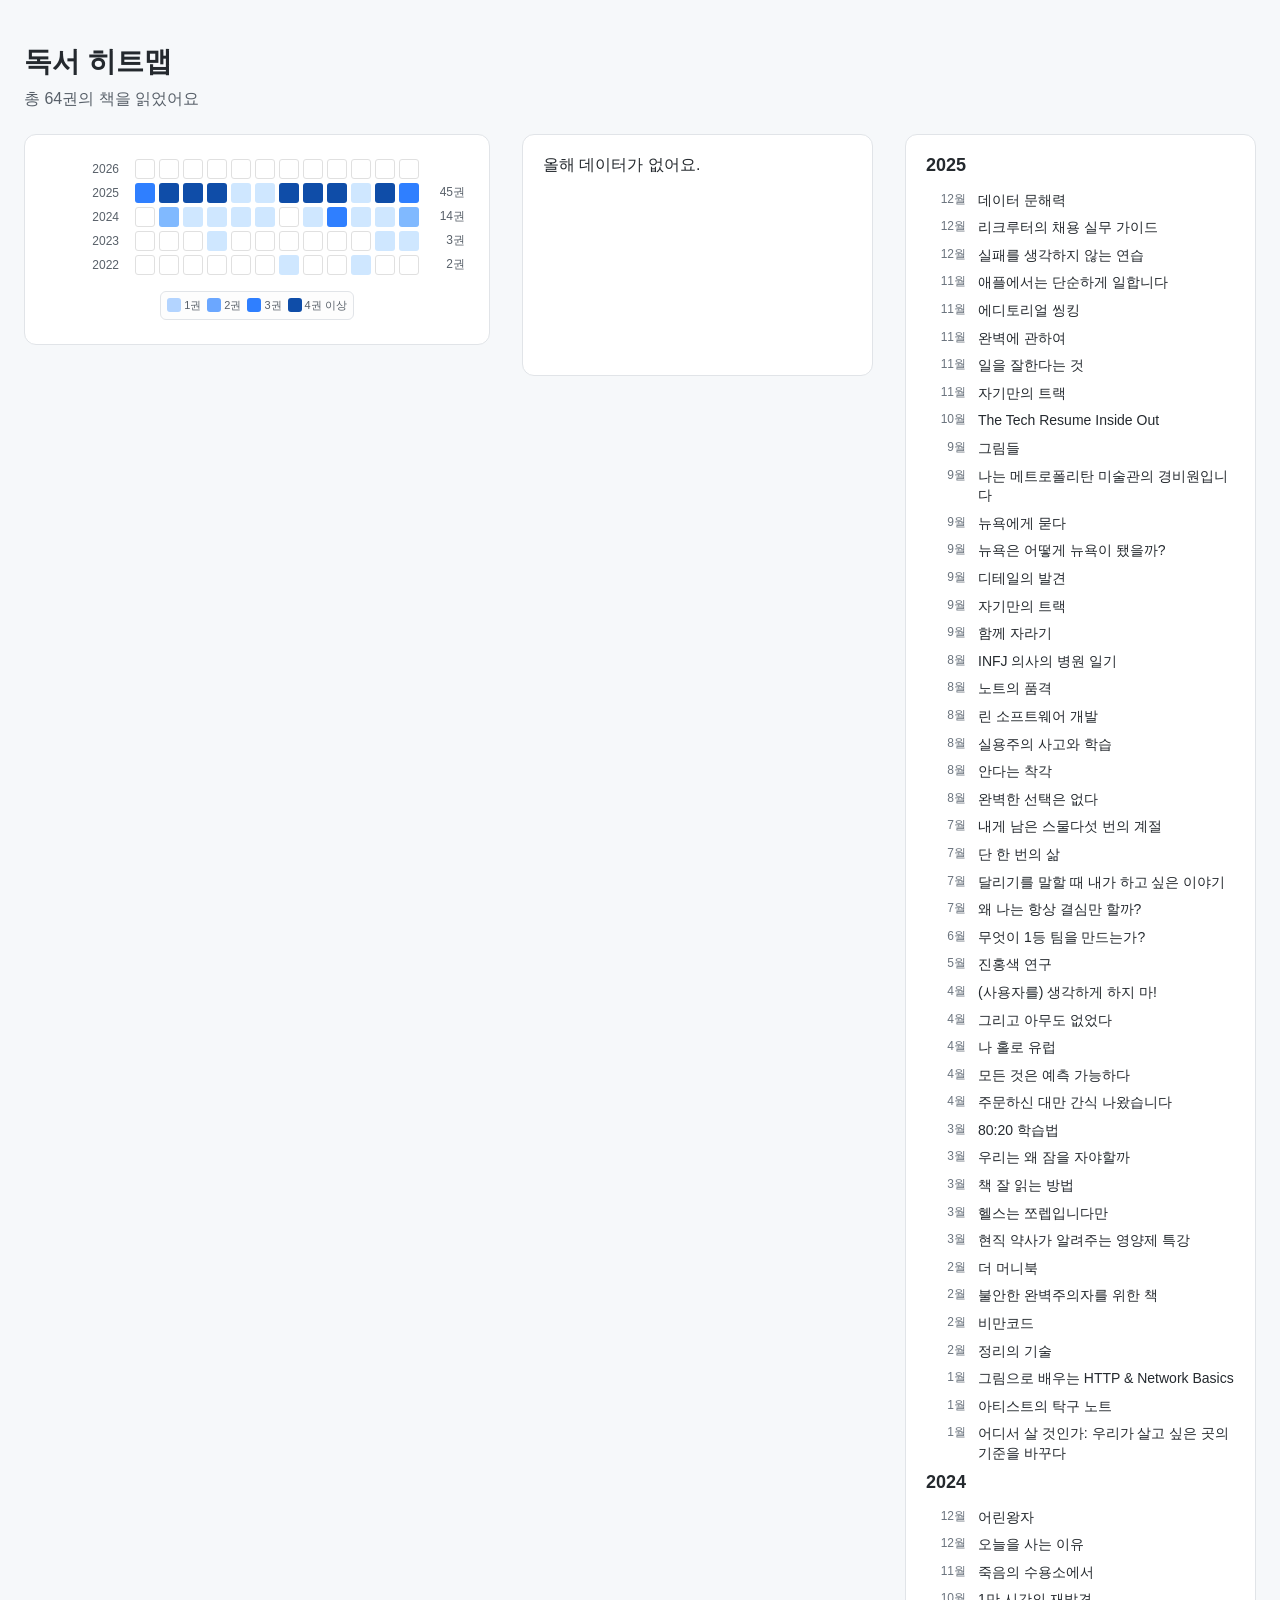
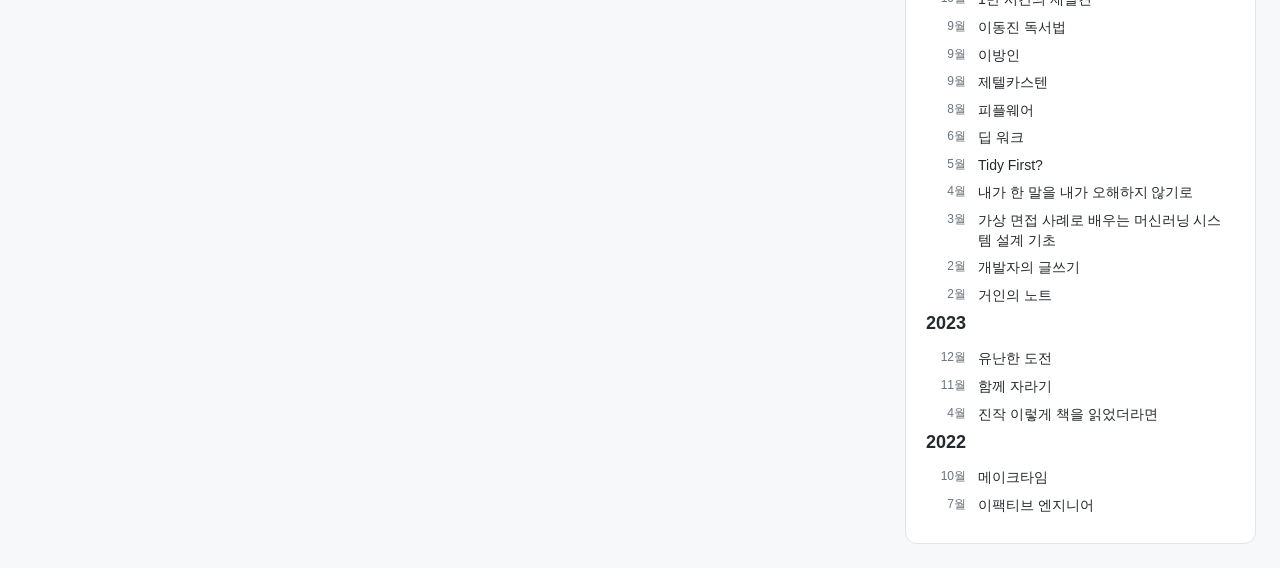
<file: reading-heatmap.html>
<!DOCTYPE html>
<html lang="ko">
<head>
    <meta charset="UTF-8">
    <meta name="viewport" content="width=device-width, initial-scale=1.0">
    <title>독서 히트맵</title>
    <link rel="stylesheet" href="reading-heatmap.css">
</head>
<body>
    <main>
        <h1>독서 히트맵</h1>
        <p id="total-books">데이터를 불러오는 중...</p>
        <div class="reading-layout">
            <div class="heatmap-column">
                <div id="reading-heatmap"></div>
                <div id="heatmap-legend"></div>
            </div>
            <section class="books-column" id="current-books"></section>
            <section class="books-column" id="past-books"></section>
        </div>
    </main>

    <script src="reading-heatmap.js" defer></script>
</body>
</html>
</file>
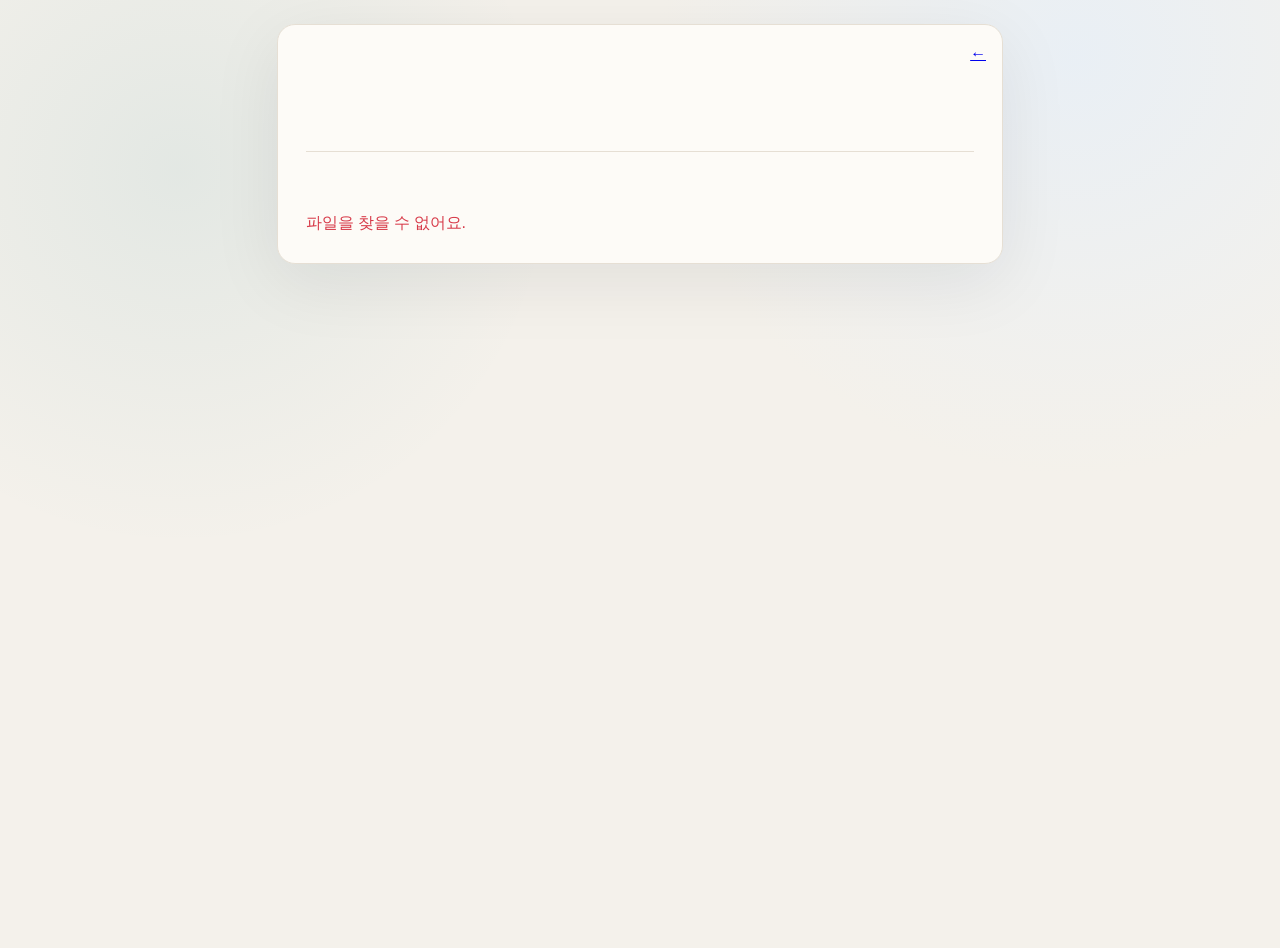
<file: review.html>
<!DOCTYPE html>
<html lang="ko">

<head>
    <meta charset="UTF-8">
    <meta name="viewport" content="width=device-width, initial-scale=1.0">
    <title>Review</title>
    <link rel="stylesheet" href="src/style.css">
</head>

<body class="review-page">
    <main class="review-container">
        <div class="review-topbar">
            <a class="review-back-button" href="index.html" aria-label="목록으로 돌아가기">←</a>
        </div>
        <article id="review-article" class="review-article">
            <div class="review-header">
                <h1 id="review-title"></h1>
                <p class="review-meta" id="review-meta"></p>
            </div>
            <hr class="review-divider">
            <div id="review-content" class="review-content"></div>
            <div class="review-footer">
                <span class="review-date" id="review-date"></span>
            </div>
        </article>
        <div id="review-error" class="review-error" aria-live="polite"></div>
    </main>

    <script src="src/review-page.js" defer></script>
</body>

</html>
</file>
<file: reading-heatmap.css>
:root {
    color-scheme: light dark;
}

body {
    margin: 0;
    padding: 24px;
    font-family: -apple-system, BlinkMacSystemFont, "Segoe UI", Helvetica, Arial, sans-serif;
    background: #f6f8fa;
    color: #24292e;
}

h1 {
    margin-bottom: 8px;
    font-size: 28px;
}

p#total-books {
    margin-top: 0;
    margin-bottom: 24px;
    color: #586069;
}

#reading-heatmap {
    border: 1px solid #e1e4e8;
    border-radius: 12px;
    padding: 24px;
    background: #fff;
    display: flex;
    flex-direction: column;
    align-items: center;
    margin-bottom: 12px;
}

.reading-layout {
    display: flex;
    gap: 32px;
    flex-wrap: wrap;
    align-items: flex-start;
}

.heatmap-column {
    flex: 1 1 420px;
    max-width: 520px;
    display: flex;
    flex-direction: column;
    align-items: center;
    gap: 12px;
}

.heatmap-grid {
    display: flex;
    flex-direction: column;
    gap: 12px;
    align-items: center;
}

.heatmap-body {
    display: flex;
    flex-direction: column;
    gap: 4px;
    align-items: center;
}

.heatmap-row {
    display: flex;
    gap: 4px;
    align-items: center;
    justify-content: center;
}

.heatmap-row .year-label {
    width: 70px;
    font-size: 12px;
    color: #586069;
    text-align: right;
    font-weight: 500;
    margin-right: 12px;
}

.heatmap-cell {
    width: 20px;
    height: 20px;
    border-radius: 3px;
    background: #ffffff;
    border: 1px solid #e0e0e0;
    transition: transform 0.15s ease;
    position: relative;
    box-sizing: border-box;
}

.heatmap-cell.level-1 { background: #cfe7ff; border-color: transparent; }
.heatmap-cell.level-2 { background: #80b9ff; border-color: transparent; }
.heatmap-cell.level-3 { background: #2f7fff; border-color: transparent; }
.heatmap-cell.level-4 { background: #0f4da8; border-color: transparent; }

.heatmap-cell:hover {
    transform: translateY(-2px);
}

.year-total {
    width: 36px;
    color: #586069;
    text-align: right;
    font-size: 12px;
    margin-left: 6px;
}

.heatmap-legend {
    display: flex;
    justify-content: center;
    gap: 6px;
    align-items: center;
    font-size: 11px;
    color: #586069;
}

.heatmap-legend-wrapper {
    display: inline-flex;
    justify-content: center;
    padding: 6px 6px;
    border: 1px solid #e1e4e8;
    border-radius: 6px;
    background: #fdfdfd;
    margin-top: 16px;
    align-self: center;
}

.heatmap-legend-item {
    display: flex;
    gap: 3px;
    align-items: center;
}

.heatmap-legend-square {
    width: 14px;
    height: 14px;
    border-radius: 3px;
    background: #e3efff;
}

.heatmap-legend-square.level-1 { background: #b3d4ff; }
.heatmap-legend-square.level-2 { background: #6ba7ff; }
.heatmap-legend-square.level-3 { background: #2f7fff; }
.heatmap-legend-square.level-4 { background: #0f4da8; }

.books-column {
    flex: 1 1 280px;
    min-width: 240px;
    background: #fff;
    border: 1px solid #e1e4e8;
    border-radius: 12px;
    padding: 20px;
    min-height: 200px;
}

.books-column h2 {
    margin-top: 0;
    font-size: 18px;
}

.books-column ul {
    list-style: none;
    padding: 0;
    margin: 0;
}

.books-column li {
    font-size: 14px;
    margin-bottom: 8px;
    line-height: 1.4;
    display: flex;
    gap: 12px;
}

.books-column li span.month {
    min-width: 40px;
    color: #6a737d;
    font-size: 12px;
    text-align: right;
}

.book-tooltip {
    position: fixed;
    background: #24292e;
    color: white;
    padding: 12px;
    border-radius: 6px;
    font-size: 12px;
    max-width: 240px;
    box-shadow: 0 4px 12px rgba(0,0,0,0.15);
    z-index: 1000;
}

.book-tooltip .tooltip-header {
    font-weight: 600;
    margin-bottom: 8px;
}

.book-tooltip .tooltip-book {
    margin: 4px 0;
}

@media (max-width: 768px) {
    body {
        padding: 16px;
    }

    .reading-layout {
        flex-direction: column;
    }

    .heatmap-column,
    .books-column {
        max-width: none;
        width: 100%;
    }

    .heatmap-cell {
        width: 16px;
        height: 16px;
    }
}
</file>
<file: src/style.css>
:root {
    color-scheme: light dark;
    /* PC 홈 레이아웃(360px x 2 + 6px gap)과 동일한 폭을 맞추기 위한 기준 */
    --content-max-width: 726px;
    --bg: #f4f1eb;
    --bg-strong: #e8eff6;
    --text: #1f252f;
    --muted: #5b6472;
    --soft: #8b94a4;
    --card: #fdfbf7;
    --card-border: #e6dfd4;
    --card-shadow: 0 18px 70px rgba(17, 23, 41, 0.08);
    --control-bg: #f4f6f8;
    --control-border: #dfe3ea;
    --accent: #1b7c8c;
    --accent-strong: #0f5f6c;
    --accent-rgb: 27, 124, 140;
    --pill-bg: #ecf6f7;
    --highlight: #fff3bf;
    --toc-width: 260px;
    --toc-gap: 26px;
}

body {
    margin: 0;
    padding: 28px 24px;
    font-family: "Pretendard", "Inter", -apple-system, BlinkMacSystemFont, "Segoe UI", Helvetica, Arial, sans-serif;
    background:
        radial-gradient(circle at 14% 18%, rgba(var(--accent-rgb), 0.08), transparent 28%),
        radial-gradient(circle at 84% 6%, rgba(232, 239, 246, 0.9), transparent 30%),
        var(--bg);
    color: var(--text);
    line-height: 1.6;
    letter-spacing: -0.01em;
    min-height: 100vh;
}

body.dark-mode {
    --bg: #0c1118;
    --bg-strong: #0f1724;
    --text: #e7edf5;
    --muted: #9aa5b5;
    --soft: #6c7688;
    --card: #0f1720;
    --card-border: #1d2634;
    --card-shadow: 0 24px 70px rgba(0, 0, 0, 0.42);
    --control-bg: #152234;
    --control-border: #2b3a4d;
    --accent: #6dd6c0;
    --accent-strong: #4bb39e;
    --accent-rgb: 109, 214, 192;
    --pill-bg: #0f242b;
    --highlight: #3c3a21;
    color-scheme: dark;
}

.control-button {
    border: 1px solid var(--control-border);
    background: var(--control-bg);
    color: var(--text);
    width: 42px;
    height: 42px;
    padding: 0;
    border-radius: 14px;
    font-size: 17px;
    font-weight: 700;
    line-height: 1;
    box-sizing: border-box;
    cursor: pointer;
    display: flex;
    align-items: center;
    justify-content: center;
    box-shadow: 0 6px 14px rgba(17, 23, 41, 0.06);
    backdrop-filter: blur(6px);
    transition: background 0.2s ease, color 0.2s ease, border-color 0.2s ease, transform 0.2s ease, box-shadow 0.25s ease;
}

.control-button:hover {
    background: var(--card);
    transform: translateY(-2px);
    box-shadow: 0 8px 18px rgba(17, 23, 41, 0.08);
}

.control-button[aria-pressed="true"] {
    background: var(--control-bg);
    color: var(--text);
    border-color: var(--control-border);
    box-shadow: 0 6px 14px rgba(17, 23, 41, 0.06);
}

.reading-layout {
    display: flex;
    gap: 12px;
    flex-wrap: wrap;
    align-items: flex-start;
    justify-content: center;
}

.heatmap-wrapper,
.books-wrapper {
    flex: 1 1 360px;
    min-width: 360px;
    max-width: 360px;
    position: relative;
    display: flex;
    flex-direction: column;
    align-items: center;
    gap: 6px;
    width: 100%;
}

.books-and-links {
    display: flex;
    flex-direction: row;
    gap: 8px;
    align-items: flex-start;
    justify-content: flex-start;
    width: 100%;
}

.floating-controls {
    position: absolute;
    top: 22px;
    right: 14px;
    display: flex;
    gap: 10px;
    z-index: 5;
}

.floating-controls .control-button {
    box-shadow: 0 12px 32px rgba(17, 23, 41, 0.12);
}

.language-toggle {
    position: relative;
    width: 42px;
    height: 42px;
    padding: 0;
    border-radius: 14px;
    font-size: 11px;
    font-weight: 800;
    background: var(--control-bg);
    border: 1px solid var(--control-border);
    color: var(--text);
    box-shadow: 0 6px 14px rgba(17, 23, 41, 0.06);
    gap: 4px;
    box-sizing: border-box;
}

.language-toggle .language-label {
    font-size: 12px;
    color: var(--muted);
    pointer-events: none;
}

.language-toggle .language-flag {
    position: absolute;
    right: -6px;
    bottom: -6px;
    width: 16px;
    height: 16px;
    border-radius: 50%;
    border: 1px solid var(--control-border);
    background: #ffffff;
    display: inline-flex;
    align-items: center;
    justify-content: center;
    font-size: 12px;
    box-shadow: 0 2px 6px rgba(0, 0, 0, 0.15);
    pointer-events: none;
}

.language-toggle[aria-pressed="true"] {
    background: var(--control-bg);
    color: var(--text);
    border-color: var(--control-border);
    box-shadow: 0 6px 14px rgba(17, 23, 41, 0.06);
}

.language-toggle:hover {
    background: #ffffff;
    color: var(--text);
}

.column-card {
    min-width: 360px;
    max-width: 360px;
    width: 100%;
    background: var(--card);
    border: 1px solid var(--card-border);
    border-radius: 16px;
    padding: 22px;
    box-sizing: border-box;
    box-shadow: var(--card-shadow);
    backdrop-filter: saturate(108%) blur(8px);
}

.heatmap-column {
    display: flex;
    flex-direction: column;
    align-items: center;
    height: 100%;
    padding-top: 12px;
}

#reading-heatmap {
    border-radius: 12px;
    display: flex;
    flex-direction: column;
    align-items: center;
    flex: 1;
    width: 100%;
}

.heatmap-header {
    width: 100%;
    text-align: center;
    min-height: 64px;
    display: flex;
    flex-direction: column;
    justify-content: center;
    gap: 2px;
}

.heatmap-title {
    margin: 0;
    font-size: 22px;
    font-weight: 600;
    color: var(--text);
    min-height: 24px;
    display: flex;
    align-items: center;
    justify-content: center;
}

.heatmap-summary {
    margin: 0;
    font-size: 14px;
    color: var(--muted);
    min-height: 20px;
    display: flex;
    align-items: center;
    justify-content: center;
}

.heatmap-hint {
    font-size: 11px;
    color: var(--accent-strong);
    background: var(--card);
    border: 1px solid rgba(var(--accent-rgb), 0.3);
    border-radius: 14px;
    padding: 6px 10px;
    display: inline-flex;
    align-items: center;
    justify-content: center;
    gap: 4px;
    margin-top: 6px;
    max-width: 160px;
    line-height: 1.3;
    box-shadow: 0 3px 10px rgba(0, 0, 0, 0.08);
    position: relative;
    align-self: center;
    transform: translateX(14px);
    overflow: visible;
    z-index: 2;
    margin-bottom: 10px;
    box-shadow: 0 12px 30px rgba(17, 23, 41, 0.12);
}

.heatmap-hint::after {
    content: '';
    position: absolute;
    left: 50%;
    bottom: -6px;
    width: 10px;
    height: 10px;
    background: var(--card);
    border: 1px solid rgba(var(--accent-rgb), 0.3);
    border-top-color: transparent;
    border-left-color: transparent;
    transform: translateX(-50%) rotate(45deg);
    clip-path: polygon(0 0, 100% 0, 100% 100%, 0 100%);
    box-shadow: none;
    z-index: 1;
}

.heatmap-empty {
    color: var(--soft);
    font-size: 14px;
    margin: 0;
    text-align: center;
}

.heatmap-grid {
    display: flex;
    flex-direction: column;
    gap: 8px;
    align-items: center;
}

.heatmap-body {
    display: flex;
    flex-direction: column;
    gap: 2px;
    align-items: center;
}

.heatmap-row {
    display: flex;
    gap: 2px;
    align-items: center;
    justify-content: center;
}

.heatmap-row .year-label {
    width: 24px;
    font-size: 12px;
    color: var(--muted);
    text-align: right;
    font-weight: 500;
    margin-right: 12px;
}

.heatmap-cell {
    width: 18px;
    height: 18px;
    border-radius: 3px;
    background: rgba(var(--accent-rgb), 0.05);
    border: 1px solid #e6dfd4;
    margin: 1px;
    padding: 2px;
    background-clip: content-box;
    transition: transform 0.15s ease;
    position: relative;
    box-sizing: border-box;
}

.heatmap-cell.level-1 {
    background: #c8ede5;
}

.heatmap-cell.level-2 {
    background: #92d7cb;
}

.heatmap-cell.level-3 {
    background: #5bb8a8;
}

.heatmap-cell.level-4 {
    background: #2f8c78;
}

.heatmap-cell:hover {
    transform: translateY(-2px);
}

.year-total {
    width: 24px;
    color: var(--muted);
    text-align: right;
    font-size: 12px;
    margin-left: 6px;
}

.heatmap-legend-wrapper {
    display: inline-flex;
    justify-content: center;
    padding: 6px 6px;
    border: 1px solid var(--card-border);
    border-radius: 6px;
    background: rgba(255, 255, 255, 0.6);
    box-shadow: 0 12px 30px rgba(17, 23, 41, 0.08);
    margin-top: 16px;
}

.heatmap-legend {
    display: flex;
    gap: 6px;
    align-items: center;
    font-size: 11px;
    color: var(--muted);
}

.heatmap-legend-item {
    display: flex;
    gap: 3px;
    align-items: center;
}

.heatmap-legend-square {
    width: 12px;
    height: 12px;
    border-radius: 3px;
    background: rgba(var(--accent-rgb), 0.06);
    border: 1px solid #e6dfd4;
    margin: 1px;
    padding: 1px;
    background-clip: content-box;
    box-sizing: border-box;
}

.heatmap-legend-square.level-1 {
    background: #c8ede5;
}

.heatmap-legend-square.level-2 {
    background: #92d7cb;
}

.heatmap-legend-square.level-3 {
    background: #5bb8a8;
}

.heatmap-legend-square.level-4 {
    background: #2f8c78;
}

.review-page {
    padding: 24px;
}

.review-shell {
    max-width: var(--content-max-width);
    margin: 0 auto;
    position: relative;
    width: 100%;
}

.review-container {
    max-width: var(--content-max-width);
    margin: 0 auto;
    background: var(--card);
    border: 1px solid var(--card-border);
    border-radius: 18px;
    padding: 96px 28px 28px;
    box-sizing: border-box;
    position: relative;
    box-shadow: var(--card-shadow);
    backdrop-filter: saturate(108%) blur(10px);
}

.review-toc {
    display: none;
    position: sticky;
    top: 110px;
    width: var(--toc-width);
    padding: 10px 0;
    color: var(--muted);
    font-size: 13px;
    line-height: 1.5;
    align-self: flex-start;
}

.review-toc.is-empty {
    display: none;
}

.review-toc .toc-title {
    margin: 0 0 8px;
    font-size: 14px;
    font-weight: 700;
    color: var(--text);
    letter-spacing: -0.01em;
}

.review-toc .toc-list {
    list-style: none;
    padding: 0;
    margin: 0;
}

.review-toc li {
    margin: 2px 0;
}

.review-toc .toc-link {
    display: block;
    padding: 6px 10px;
    color: inherit;
    text-decoration: none;
    border-radius: 10px;
    transition: background 0.2s ease, color 0.2s ease, transform 0.2s ease;
}

.review-toc .toc-link:hover {
    background: rgba(var(--accent-rgb), 0.07);
    color: var(--text);
    transform: translateX(2px);
}

.review-toc .depth-1 {
    padding-left: 0;
    font-weight: 600;
    color: var(--text);
}

.review-toc .depth-2 {
    padding-left: 14px;
    font-size: 12px;
}

.review-toc .depth-3 {
    padding-left: 24px;
    font-size: 12px;
    color: var(--soft);
}

.review-toc .toc-actions {
    display: flex;
    gap: 8px;
    margin-top: 12px;
    justify-content: flex-start;
}

.review-toc .toc-action {
    flex: 0 0 38px;
    width: 38px;
    height: 38px;
    border: 1px solid transparent;
    background: rgba(var(--accent-rgb), 0.05);
    color: var(--muted);
    border-radius: 50%;
    padding: 0;
    font-size: 14px;
    font-weight: 800;
    cursor: pointer;
    display: flex;
    align-items: center;
    justify-content: center;
    transition: background 0.2s ease, color 0.2s ease, border-color 0.2s ease;
    box-shadow: none;
}

.review-toc .toc-action:hover {
    background: rgba(var(--accent-rgb), 0.08);
    color: var(--accent-strong);
    border-color: rgba(var(--accent-rgb), 0.24);
    transform: translateY(-1px);
}

.review-toc .toc-action:active {
    background: rgba(var(--accent-rgb), 0.12);
    transform: translateY(0);
}

.review-nav-buttons,
.reviews-nav-buttons {
    display: flex;
    gap: 10px;
    justify-content: flex-start;
    align-items: center;
}

.nav-button {
    width: 42px;
    height: 42px;
    border-radius: 14px;
    border: 1px solid var(--control-border);
    display: inline-flex;
    align-items: center;
    justify-content: center;
    color: var(--text);
    text-decoration: none;
    box-shadow: 0 6px 14px rgba(17, 23, 41, 0.06);
    transition: background 0.2s ease, color 0.2s ease, border-color 0.2s ease, box-shadow 0.2s ease, transform 0.2s ease;
    background: var(--control-bg);
    padding: 0;
    font-size: 18px;
    line-height: 1;
    box-sizing: border-box;
}

.nav-button svg {
    display: block;
}

.nav-button:hover {
    background: var(--card);
    color: var(--accent-strong);
    box-shadow: 0 8px 18px rgba(17, 23, 41, 0.08);
    transform: translateY(-2px);
}

@media (hover: none) {

    .control-button:hover,
    .nav-button:hover,
    .language-toggle:hover {
        transform: none;
        box-shadow: 0 6px 14px rgba(17, 23, 41, 0.06);
        background: var(--control-bg);
        color: var(--text);
    }
}

.nav-button:active {
    transform: none;
}

@media (min-width: 1040px) {
    .review-shell {
        max-width: var(--content-max-width);
        margin: 0 auto;
        display: block;
        transform: none;
    }

    .review-container {
        margin: 0 auto;
        width: 100%;
    }

    .review-toc {
        display: block;
        position: fixed;
        top: 110px;
        left: calc(50% + (var(--content-max-width) / 2) + var(--toc-gap));
    }

    .review-toc.is-empty {
        display: none;
    }
}

.review-header {
    text-align: center;
}

.review-header h1 {
    margin: 8px 0 12px;
    font-size: 32px;
    color: var(--text);
    letter-spacing: -0.01em;
}

.review-date {
    margin: 0;
    color: var(--muted);
    font-size: 14px;
    display: inline-flex;
    align-items: center;
    justify-content: center;
    font-weight: 500;
}

.review-header .review-meta {
    margin: 0 0 18px;
    color: var(--muted);
    font-size: 16px;
    text-align: center;
    display: flex;
    justify-content: center;
    gap: 8px;
    flex-wrap: wrap;
}

.review-content h1,
.review-content h2,
.review-content h3,
.review-content h4,
.review-content h5,
.review-content h6 {
    margin: 20px 0 8px;
    line-height: 1.3;
    color: var(--text);
}

.review-content h1 {
    font-size: 24px;
}

.review-content h2 {
    font-size: 20px;
}

.review-content h3 {
    font-size: 18px;
}

.review-content h4 {
    font-size: 16px;
}

.review-content h5,
.review-content h6 {
    font-size: 15px;
}

.review-content p {
    line-height: 1.6;
    margin: 8px 0;
    color: var(--text);
}

.review-content blockquote {
    margin: 12px 0;
    padding: 12px 14px;
    border: 1px solid var(--card-border);
    background: rgba(var(--accent-rgb), 0.04);
    color: var(--muted);
    font-style: normal;
    box-shadow: 0 6px 16px rgba(17, 23, 41, 0.06);
    font-size: 15px;
    line-height: 1.55;
    border-radius: 8px;
}

.review-content blockquote p {
    font-size: inherit;
}

.review-content ul,
.review-content ol {
    font-size: 15px;
    line-height: 1.55;
    margin: 8px 0 8px 0;
    padding-left: 18px;
    color: var(--text);
}

.review-content ul li,
.review-content ol li {
    font-size: inherit;
    margin: 4px 0;
    line-height: 1.45;
}

.review-content ul ul,
.review-content ul ol,
.review-content ol ul,
.review-content ol ol {
    font-size: 14px;
}

.review-content ul ul ul,
.review-content ul ul ol,
.review-content ul ol ul,
.review-content ul ol ol,
.review-content ol ul ul,
.review-content ol ul ol,
.review-content ol ol ul,
.review-content ol ol ol {
    font-size: 13px;
}

.review-content pre {
    background: #0f172a;
    color: #e2e8f0;
    padding: 14px;
    border-radius: 12px;
    overflow-x: auto;
    border: 1px solid #1f2937;
    box-shadow: 0 18px 32px rgba(15, 23, 42, 0.25);
}

.review-content code {
    background: rgba(var(--accent-rgb), 0.12);
    padding: 3px 6px;
    border-radius: 6px;
    border: 1px solid rgba(var(--accent-rgb), 0.25);
    color: var(--text);
}

.review-content img {
    display: block;
    max-width: 100%;
    height: auto;
    margin: 16px auto;
    border: 1px solid var(--card-border);
    border-radius: 12px;
    background: var(--card);
    box-shadow: 0 14px 36px rgba(17, 23, 41, 0.08);
}

.review-content a {
    color: var(--accent-strong);
    text-decoration-color: rgba(var(--accent-rgb), 0.45);
    text-decoration-thickness: 2px;
}

.review-content a:hover {
    color: var(--accent);
    text-decoration-color: rgba(var(--accent-rgb), 0.65);
}

.review-content mark.key-highlight,
.review-content .key-highlight {
    background: var(--highlight);
    color: var(--text);
    padding: 0 3px;
    border-radius: 4px;
}

.inline-highlight,
.review-content hi,
.markdown-body hi {
    background: var(--highlight);
    color: var(--text);
    padding: 0 4px;
    border-radius: 4px;
    font-size: inherit;
    font-style: inherit;
    display: inline-block;
    white-space: nowrap;
    vertical-align: baseline;
}

body.dark-mode .inline-highlight,
body.dark-mode .review-content hi,
body.dark-mode .markdown-body hi {
    background: #3c3a21;
    color: #fef7e8;
}

.review-footer {
    margin-top: 20px;
    text-align: right;
    color: var(--muted);
}

.review-divider {
    border: none;
    border-top: 1px solid var(--card-border);
    margin: 12px 0 16px;
}

.review-error {
    color: #d73a49;
    margin-top: 12px;
    display: none;
}

.review-back {
    margin-top: 16px;
}


.books-column {
    flex: 1 1 360px;
    min-width: 360px;
    max-width: 360px;
    width: 100%;
}

.books-column h2 {
    margin: 0 0 4px;
    font-size: 18px;
    height: 28px;
    display: flex;
    align-items: center;
    white-space: nowrap;
    overflow: hidden;
    text-overflow: ellipsis;
    color: var(--text);
}

.year-summary-link {
    font-size: 11px;
    font-weight: 600;
    color: var(--accent-strong);
    margin-left: 8px;
    padding: 3px 8px;
    border: 1px solid rgba(var(--accent-rgb), 0.22);
    border-radius: 6px;
    background: var(--card);
    box-shadow: none;
    text-decoration: none;
    line-height: 1.4;
}

.year-summary-link:hover {
    color: var(--accent-strong);
    background: rgba(var(--accent-rgb), 0.08);
    box-shadow: none;
}

.books-column h2:not(:first-of-type) {
    margin-top: 16px;
}

.books-column ul {
    list-style: none;
    padding: 0;
    margin: 0;
}

.year-summary {
    margin: 0 0 6px;
    font-size: 12px;
    color: var(--muted);
    height: 20px;
    display: flex;
    align-items: center;
    justify-content: flex-start;
    gap: 4px;
    width: 100%;
    background: none;
    border: none;
    padding: 0;
    cursor: pointer;
    text-align: left;
}

.year-summary:focus-visible {
    outline: 2px solid var(--accent);
    outline-offset: 2px;
    border-radius: 4px;
}

.year-summary-text {
    flex: 0 0 auto;
    white-space: nowrap;
    overflow: hidden;
    text-overflow: ellipsis;
}

.year-toggle-icon {
    position: relative;
    top: -1px;
}

.year-toggle-icon {
    margin-left: 8px;
    font-size: 12px;
    color: var(--soft);
    flex-shrink: 0;
}

.books-column li {
    font-size: 13px;
    margin-bottom: 8px;
    line-height: 1.3;
    display: grid;
    grid-template-columns: 36px 1fr;
    column-gap: 8px;
    align-items: center;
}

.books-column li span.month {
    width: 36px;
    color: var(--muted);
    font-size: 11px;
    text-align: right;
    line-height: 1.2;
    display: flex;
    justify-content: flex-end;
    align-items: center;
}

.books-column li:last-child {
    margin-bottom: 0;
}

.book-title {
    display: flex;
    align-items: center;
    gap: 4px;
    min-width: 0;
    flex-wrap: wrap;
    text-decoration: none;
    color: var(--text);
}

.book-title-text {
    text-decoration: none;
    color: inherit;
    display: inline-block;
}

.book-title-text.has-review {
    box-shadow: inset 0 -3px rgba(var(--accent-rgb), 0.25);
}

.book-title-text.has-review:hover {
    box-shadow: inset 0 -3px rgba(var(--accent-rgb), 0.35);
    color: var(--accent-strong);
}

.book-title .reread-badge {
    text-decoration: none;
    border-color: rgba(var(--accent-rgb), 0.2);
    background: rgba(var(--accent-rgb), 0.1);
    color: var(--accent-strong);
}

.reread-badge {
    display: inline-flex;
    align-items: center;
    justify-content: center;
    padding: 0 4px;
    border-radius: 5px;
    border: 1px solid rgba(var(--accent-rgb), 0.2);
    background: rgba(var(--accent-rgb), 0.1);
    color: var(--accent-strong);
    font-size: 10px;
    font-weight: 500;
    line-height: 1.2;
}

.book-tooltip {
    position: fixed;
    background: rgba(19, 26, 39, 0.92);
    color: #f3f5f7;
    padding: 12px;
    border-radius: 10px;
    font-size: 12px;
    max-width: 240px;
    box-shadow: 0 18px 38px rgba(0, 0, 0, 0.25);
    z-index: 1000;
    border: 1px solid rgba(255, 255, 255, 0.06);
}

.book-tooltip .tooltip-header {
    font-weight: 600;
    margin-bottom: 8px;
}

.book-tooltip .tooltip-book {
    margin: 4px 0;
}

body.dark-mode {
    background:
        radial-gradient(circle at 12% 18%, rgba(var(--accent-rgb), 0.12), transparent 28%),
        radial-gradient(circle at 84% 8%, rgba(17, 26, 37, 0.85), transparent 36%),
        var(--bg);
    color: var(--text);
}

body.dark-mode .heatmap-hint {
    color: var(--text);
    background: var(--card);
    border-color: rgba(var(--accent-rgb), 0.36);
    box-shadow: 0 18px 36px rgba(0, 0, 0, 0.45);
}

body.dark-mode .heatmap-hint::after {
    background: var(--card);
    border-color: rgba(var(--accent-rgb), 0.36);
    border-top-color: transparent;
    border-left-color: transparent;
}

body.dark-mode .heatmap-cell {
    border-color: #1f2a3a;
    background: rgba(var(--accent-rgb), 0.12);
}

body.dark-mode .heatmap-cell:not([class*="level"]) {
    background: rgba(255, 255, 255, 0.02);
}

body.dark-mode .heatmap-legend-square {
    border-color: #1f2a3a;
}

body.dark-mode .heatmap-cell.level-1,
body.dark-mode .heatmap-legend-square.level-1 {
    background: #1f7d70;
}

body.dark-mode .heatmap-cell.level-2,
body.dark-mode .heatmap-legend-square.level-2 {
    background: #2fb19a;
}

body.dark-mode .heatmap-cell.level-3,
body.dark-mode .heatmap-legend-square.level-3 {
    background: #59d8bf;
}

body.dark-mode .heatmap-cell.level-4,
body.dark-mode .heatmap-legend-square.level-4 {
    background: #9cf3dd;
}

body.dark-mode .reread-badge {
    background: rgba(var(--accent-rgb), 0.16);
    color: #d5f7ef;
    border-color: rgba(var(--accent-rgb), 0.32);
}

body.dark-mode .heatmap-legend-wrapper {
    background: rgba(15, 23, 32, 0.82);
    border-color: #1f2a3a;
    box-shadow: 0 18px 32px rgba(0, 0, 0, 0.35);
}

body.dark-mode .book-tooltip {
    background: rgba(10, 16, 24, 0.92);
    border: 1px solid #1f2a3a;
}

body.dark-mode .reviews-list-container,
body.dark-mode .review-container {
    background: var(--card);
    border-color: var(--card-border);
}

body.dark-mode .review-title:hover {
    color: var(--accent);
}

body.dark-mode .review-content blockquote {
    background: rgba(var(--accent-rgb), 0.1);
    border: 1px solid #223142;
    color: var(--muted);
    box-shadow: 0 8px 18px rgba(0, 0, 0, 0.22);
}

.review-content blockquote>* {
    margin: 4px 0;
}

.review-content blockquote>*:first-child {
    margin-top: 0;
}

.review-content blockquote>*:last-child {
    margin-bottom: 0;
}

body.dark-mode .review-content code {
    background: rgba(var(--accent-rgb), 0.18);
    color: #f8fafc;
}

body.dark-mode .review-content pre {
    background: #0b1220;
    border-color: #1d2634;
    color: #e5edf5;
}

body.dark-mode .review-content img {
    border-color: #1d2634;
    background: #0f1720;
}

body.dark-mode .review-divider {
    border-top-color: #1d2634;
}

body.dark-mode .review-content a {
    color: #7ee2d1;
    text-decoration-color: rgba(var(--accent-rgb), 0.55);
}

body.dark-mode .review-content a:hover {
    color: #9af1de;
    text-decoration-color: rgba(var(--accent-rgb), 0.75);
}

body.dark-mode .blog-link-button {
    border-color: #1f2a3a;
    background: #0f1a27;
    color: #b9f2e6;
    box-shadow: 0 14px 36px rgba(0, 0, 0, 0.35);
}

body.dark-mode .blog-link-button:hover {
    background: #123040;
    color: #d7fff4;
}

/* Reviews Section */
.reviews-column {
    margin-top: 0;
    display: flex;
    flex-direction: column;
    align-items: stretch;
}

.reviews-header {
    display: flex;
    align-items: center;
    justify-content: center;
    gap: 8px;
    margin-bottom: 12px;
}

.blog-link-container {
    display: flex;
    flex-direction: row;
    justify-content: flex-start;
    align-items: center;
    gap: 6px;
    width: 100%;
}

.blog-link-button {
    position: relative;
    display: inline-flex;
    align-items: center;
    padding: 4px 8px;
    border-radius: 12px;
    border: 1px solid rgba(var(--accent-rgb), 0.22);
    background: rgba(var(--accent-rgb), 0.1);
    color: var(--accent-strong);
    font-size: 11px;
    font-weight: 400;
    text-decoration: none;
    box-shadow: 0 12px 30px rgba(var(--accent-rgb), 0.16);
    transition: transform 0.15s ease, box-shadow 0.15s ease, background 0.15s ease, color 0.15s ease, letter-spacing 0.15s ease;
}

.blog-link-button sup {
    font-size: 10px;
    margin-left: 3px;
    line-height: 1;
    position: relative;
    top: -0.3em;
}

.blog-link-desktop {
    display: flex;
    margin-top: 0;
    justify-content: flex-start;
    width: auto;
    align-self: flex-start;
}

.blog-link-mobile {
    display: none;
    justify-content: flex-start;
    width: 100%;
    margin-top: 0;
}

.blog-link-button:hover {
    transform: translateY(-2px);
    box-shadow: 0 16px 38px rgba(var(--accent-rgb), 0.22);
    background: rgba(var(--accent-rgb), 0.16);
    color: var(--accent);
    letter-spacing: 0.01em;
}

.external-links-desktop {
    display: flex;
    flex-direction: row;
    gap: 12px;
    align-self: flex-start;
    flex-wrap: wrap;
    width: 100%;
    margin-top: 4px;
}

.external-links-mobile {
    display: none;
    flex-direction: row;
    gap: 12px;
    margin-top: 4px;
    width: 100%;
}

.external-links-desktop .blog-link-button,
.external-links-mobile .blog-link-button {
    margin: 0;
}

@media (max-width: 720px) {
    .books-and-links {
        flex-direction: column;
    }

    .external-links-desktop {
        display: none;
    }

    .external-links-mobile {
        display: flex;
    }
}

.reviews-header h2 {
    margin: 0;
    font-size: 18px;
    display: flex;
    align-items: center;
    min-height: 24px;
    color: var(--text);
}

.reviews-title-link {
    color: inherit;
    text-decoration: none;
    white-space: nowrap;
    line-height: 1;
    display: inline-flex;
    align-items: center;
    height: 24px;
}

.reviews-title-link:hover {
    text-decoration: underline;
}


.review-list {
    list-style: none;
    padding: 0;
    margin: 0;
    display: flex;
    flex-direction: column;
    gap: 8px;
    width: 100%;
    align-items: flex-start;
}

.review-item {
    display: flex;
    align-items: center;
    gap: 6px;
    padding-bottom: 4px;
}

.review-item:last-child {
    padding-bottom: 0;
}

.review-detail-badge {
    font-size: 10px;
    font-weight: 600;
    border: 1px solid rgba(var(--accent-rgb), 0.2);
    padding: 2px 6px;
    border-radius: 8px;
    background: rgba(var(--accent-rgb), 0.12);
    color: var(--accent-strong);
    line-height: 1.3;
    white-space: nowrap;
}

.review-short-badge {
    font-size: 8px;
    font-weight: 600;
    border: 1px solid var(--card-border);
    padding: 2px 6px;
    border-radius: 6px;
    background: var(--pill-bg);
    color: var(--muted);
    white-space: nowrap;
    display: inline-flex;
    align-items: center;
}

.inline-thought {
    font-size: 0.9em;
    color: var(--soft);
}

.info-tip {
    display: inline-flex;
    align-items: center;
    justify-content: center;
    width: 14px;
    height: 14px;
    border-radius: 50%;
    background: rgba(var(--accent-rgb), 0.12);
    color: var(--accent-strong);
    border: 1px solid rgba(var(--accent-rgb), 0.35);
    font-size: 9px;
    line-height: 1;
    margin-left: 6px;
    cursor: help;
    vertical-align: super;
    transform: translateY(-2px);
    position: relative;
}

.info-tip::after {
    content: attr(data-tip);
    position: absolute;
    left: 50%;
    transform: translate(-50%, 6px);
    bottom: -9999px;
    min-width: 220px;
    max-width: 320px;
    padding: 8px 10px;
    background: #0f172a;
    color: #f8fafc;
    border-radius: 6px;
    font-size: 11px;
    line-height: 1.4;
    box-shadow: 0 6px 20px rgba(0, 0, 0, 0.18);
    opacity: 0;
    pointer-events: none;
    transition: opacity 0.15s ease, bottom 0.15s ease;
    z-index: 20;
    white-space: normal;
}

.info-tip:focus::after,
.info-tip:hover::after {
    opacity: 1;
    bottom: -8px;
}

body:not(.dark-mode) .info-tip::after {
    background: #1f2937;
}

body.dark-mode .info-tip {
    background: rgba(var(--accent-rgb), 0.16);
    border-color: rgba(var(--accent-rgb), 0.38);
    color: #d6fff4;
}

body.dark-mode .inline-thought {
    color: #9ab6bf;
}

.review-title {
    display: flex;
    align-items: center;
    font-size: 15px;
    font-weight: 500;
    color: var(--text);
    text-decoration: none;
    line-height: 1.4;
    min-width: 0;
    flex: 1;
    white-space: nowrap;
    overflow: hidden;
    text-overflow: ellipsis;
}

.review-title:hover {
    color: var(--accent-strong);
    text-decoration: underline;
}

.review-meta {
    font-size: 12px;
    color: var(--muted);
    display: flex;
    gap: 8px;
    align-items: center;
}

.review-list .review-title {
    font-size: 15px;
}

.review-list .review-date {
    color: var(--soft);
    font-size: 11px;
    white-space: nowrap;
    width: 36px;
    text-align: center;
    display: inline-flex;
    align-items: center;
    justify-content: center;
}

.recent-review-item .review-title {
    font-size: 13px;
    max-width: 100%;
    white-space: nowrap;
    overflow: hidden;
    text-overflow: ellipsis;
}

@media (min-width: 720px) {
    .books-and-links {
        flex-direction: row;
        align-items: flex-start;
    }

    .external-links-desktop {
        display: flex;
    }

    .external-links-mobile {
        display: none;
    }
}

/* Reviews list page */
.reviews-page {
    padding: 24px;
}

@media (max-width: 480px) {
    .reading-layout {
        gap: 5px;
    }

    .heatmap-wrapper,
    .books-wrapper {
        gap: 5px;
    }

    .review-page {
        padding: 6px;
    }

    .reviews-page {
        padding: 6px;
    }

    .review-container {
        padding: 76px 14px 14px;
    }

    .review-header h1 {
        font-size: 22px;
    }

    .review-meta {
        font-size: 12px;
    }

    .review-header .review-meta {
        margin-bottom: 18px;
    }

    .review-footer {
        margin-top: 26px;
    }

    .review-footer .review-date {
        font-size: 9px;
    }

    .review-content h1 {
        font-size: 19px;
    }

    .review-content h2 {
        font-size: 17px;
    }

    .review-content h3 {
        font-size: 15px;
    }

    .review-content h4 {
        font-size: 13px;
    }

    .review-content h5 {
        font-size: 12px;
    }

    .review-content h6 {
        font-size: 11px;
    }

    .review-content ul,
    .review-content ol {
        font-size: 12px;
    }

    .review-content ul li,
    .review-content ol li {
        font-size: 12px;
    }

    .review-content ul ul,
    .review-content ul ol,
    .review-content ol ul,
    .review-content ol ol {
        font-size: 11px;
    }

    .review-content ul ul ul,
    .review-content ul ul ol,
    .review-content ul ol ul,
    .review-content ul ol ol,
    .review-content ol ul ul,
    .review-content ol ul ol,
    .review-content ol ol ul,
    .review-content ol ol ol {
        font-size: 10px;
    }

    .review-content p {
        font-size: 12px;
    }

    .review-content blockquote {
        font-size: 12px;
    }

    .review-content img {
        width: 150px;
        max-width: 150px;
        height: auto;
    }

    body {
        padding: 6px;
        font-size: 14px;
    }

    .heatmap-wrapper,
    .books-wrapper,
    .column-card,
    .reviews-list-container {
        flex: 1 1 100%;
        max-width: 720px;
        min-width: 0;
        width: 100%;
    }

    .column-card,
    .reviews-list-container {
        padding: 14px;
    }

    .reviews-page {
        padding: 6px;
    }

    .reviews-list-container {
        padding-top: 64px;
    }

    .reviews-list-topbar {
        top: 12px;
        right: 12px;
    }

    .blog-link-desktop {
        display: none;
    }

    .blog-link-mobile {
        display: flex;
        align-self: flex-start;
        width: 100%;
    }

    .markdown-body {
        font-size: 12px;
        line-height: 1.45;
    }

    .markdown-body h1 {
        font-size: 18px;
    }

    .markdown-body h2 {
        font-size: 16px;
    }

    .markdown-body h3 {
        font-size: 14px;
    }

    .markdown-body h4 {
        font-size: 12px;
    }

    .markdown-body h5 {
        font-size: 10px;
    }

    .markdown-body h6 {
        font-size: 9px;
    }
}

.reviews-list-container {
    max-width: var(--content-max-width);
    margin: 0 auto;
    background: var(--card);
    border: 1px solid var(--card-border);
    border-radius: 18px;
    padding: 72px 24px 24px;
    box-sizing: border-box;
    position: relative;
    box-shadow: var(--card-shadow);
    backdrop-filter: saturate(108%) blur(8px);
}

.reviews-list-topbar {
    position: absolute;
    top: 16px;
    right: 16px;
    margin: 0;
    display: flex;
    justify-content: flex-end;
    gap: 10px;
    align-items: center;
}

.reviews-list-container h1 {
    margin: 0 0 20px;
    font-size: 20px;
    text-align: center;
    color: var(--text);
    letter-spacing: -0.01em;
}

.reviews-home-button {
    width: 42px;
    height: 42px;
    border-radius: 14px;
    background: var(--control-bg);
    border: 1px solid var(--control-border);
    display: inline-flex;
    align-items: center;
    justify-content: center;
    color: var(--text);
    text-decoration: none;
    font-size: 16px;
    box-shadow: 0 6px 14px rgba(17, 23, 41, 0.06);
    transition: background 0.2s ease, transform 0.2s ease, color 0.2s ease, box-shadow 0.2s ease;
}

.reviews-home-button:hover {
    background: #ffffff;
    color: var(--accent-strong);
    box-shadow: 0 8px 18px rgba(17, 23, 41, 0.08);
    transform: translateY(-2px);
}

.reviews-home-button:active {
    transform: none;
}

.reviews-archive-list {
    list-style: none;
    padding: 0;
    margin: 0;
    display: flex;
    flex-direction: column;
    gap: 8px;
}

/* Footnotes */
.footnotes {
    border-top: 1px solid var(--card-border);
    padding-top: 10px;
    font-size: 11px;
    color: var(--soft);
}

.footnotes ol {
    padding-left: 20px;
}

.footnotes li {
    margin-bottom: 8px;
}

.footnotes li p {
    margin: 0;
    display: inline;
}

/* Footnote Links */
sup a {
    text-decoration: none;
    color: var(--soft);
    margin-left: 2px;
}

sup a:hover {
    color: var(--accent-strong);
    text-decoration: underline;
}

.footnotes a[href^="#ref"] {
    text-decoration: none;
    color: var(--soft);
    margin-left: 4px;
    font-family: -apple-system, BlinkMacSystemFont, "Segoe UI", Helvetica, Arial, sans-serif;
}

.footnotes a[href^="#ref"]:hover {
    color: var(--accent-strong);
}

/* Links inside footnotes */
.footnotes a:not([href^="#ref"]) {
    color: var(--soft);
    text-decoration: none;
}

.footnotes a:not([href^="#ref"]):hover {
    color: var(--accent-strong);
    text-decoration: underline;
}

.reviews-archive-item {
    display: flex;
    align-items: center;
    gap: 6px;
    padding: 6px 0;
}

.reviews-archive-item:last-child {}

/* Jekyll-rendered post layout alignment and container sizing */
.container-lg,
.container-md,
.container {
    max-width: 680px;
}

.review-topbar {
    position: absolute;
    top: 16px;
    right: 16px;
    margin: 0;
    display: flex;
    justify-content: flex-end;
    gap: 10px;
    align-items: center;
}
</file>
